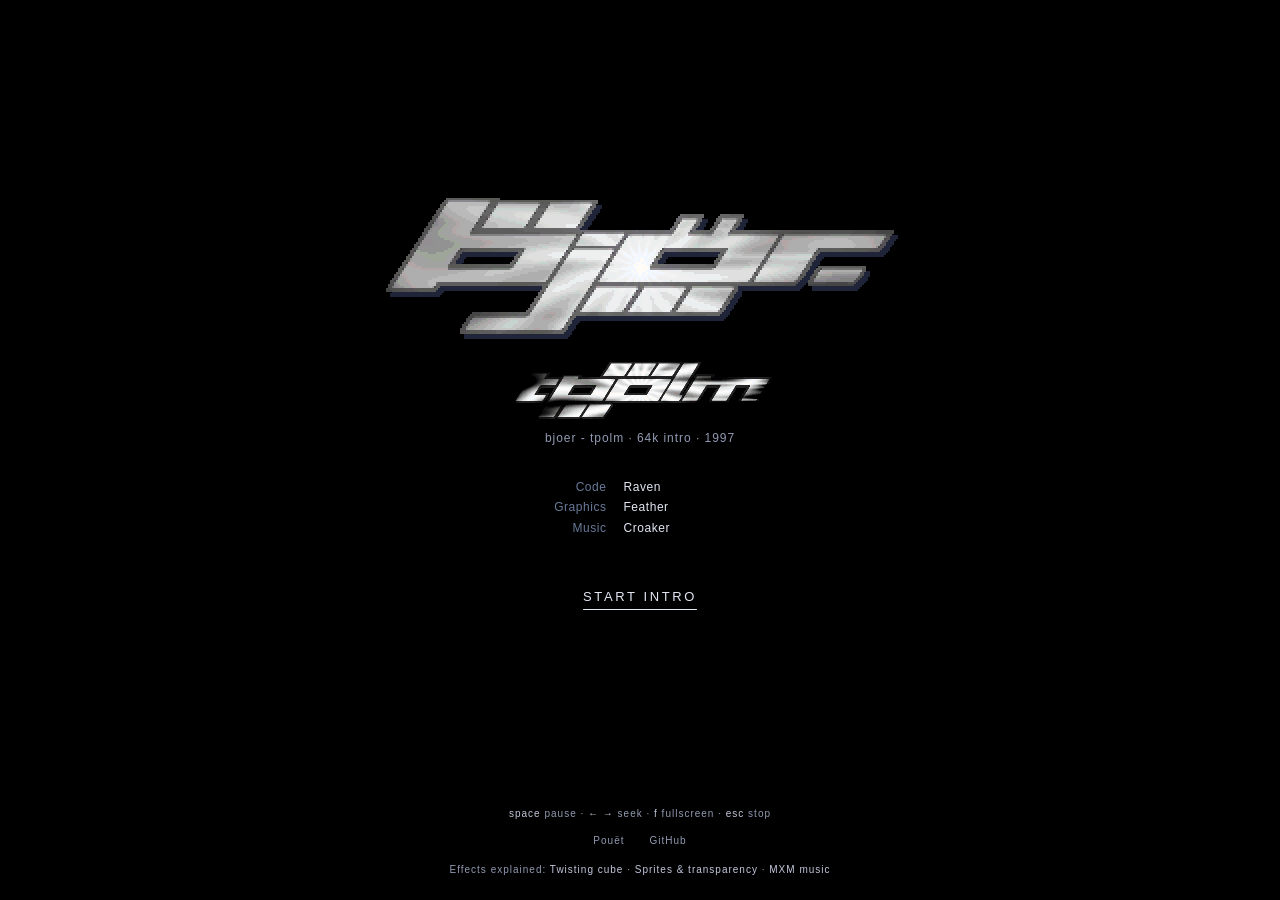
<file: index.html>
<!doctype html>
<html lang="en">
<head>
  <meta charset="utf-8">
  <meta name="viewport" content="width=device-width, initial-scale=1, viewport-fit=cover">
  <meta name="description" content="Bjoer by TPOLM. The 1997 64k intro, brought to your browser.">
  <title>Bjoer — TPOLM</title>
  <link rel="icon" href="data:,">
  <link rel="stylesheet" href="style.css?v=tracker-v10">
</head>
<body>
  <main id="shell">
    <canvas id="screen" width="320" height="240" aria-label="Bjoer intro"></canvas>
    <section id="gate" aria-label="Bjoer">
      <canvas id="background" width="320" height="200" aria-hidden="true"></canvas>
      <div class="shade" aria-hidden="true"></div>
      <div class="gate-content">
        <h1><img class="bitmap-text" src="data/bjor.png" alt="Bjor"></h1>
        <p class="group"><img class="bitmap-text" src="data/tpolm.png" alt="TPOLM"></p>
        <p class="meta">bjoer - tpolm · 64k intro · 1997</p>
        <dl class="credits">
          <div><dt>Code</dt><dd>Raven</dd></div>
          <div><dt>Graphics</dt><dd>Feather</dd></div>
          <div><dt>Music</dt><dd>Croaker</dd></div>
        </dl>
        <button id="start" class="start" type="button" disabled>Preparing<span class="dots" aria-hidden="true"></span></button>
      </div>
      <footer>
        <p><kbd>space</kbd> pause · <kbd>← →</kbd> seek · <kbd>f</kbd> fullscreen · <kbd>esc</kbd> stop</p>
		
 <nav aria-label="Production links">
          <a href="https://www.pouet.net/prod.php?which=12" target="_blank" rel="noopener noreferrer">Pouët</a>
          <a id="github" href="https://github.com/kdrapel/tpolm-bjoer">GitHub</a>
        </nav>
		

	   <p class="effect-links">Effects explained: <a href="effects-explained/cube-twirl-explainer.html">Twisting cube</a> · <a href="effects-explained/sprite-rendering-explainer.html">Sprites &amp; transparency</a> · <a href="effects-explained/mxm-explainer.html">MXM music</a></p>
      </footer>
    </section>
    <div id="hud" hidden>
      <button id="pause" type="button" aria-label="Pause intro">Pause</button>
      <button id="stop" type="button">Stop</button>
      <button id="backward" type="button" aria-label="Back 15 seconds">−15s</button><button id="forward" type="button" aria-label="Forward 15 seconds">+15s</button>
      <input list="seek-marks" id="timeline" type="range" min="0" max="169.9" step="0.1" value="0" aria-label="Seek intro">
      <datalist id="seek-marks"><option value="0"></option><option value="15"></option><option value="30"></option><option value="45"></option><option value="60"></option><option value="75"></option><option value="90"></option><option value="105"></option><option value="120"></option><option value="135"></option><option value="150"></option><option value="165"></option></datalist>
      <output id="time">0:00 / 2:50</output>
      <button id="fullscreen" type="button">Fullscreen</button>
      <label class="stats-switch"><input id="stats-toggle" type="checkbox" role="switch" aria-controls="stats">Stats for nerds</label>
      <label>Volume <input id="volume" type="range" min="0" max="1" step="0.01" value="0.7"></label>
    </div>
    <div id="loading" hidden role="status" aria-live="polite"><span>Loading…</span></div>
    <section id="nerd-panel" hidden aria-label="Stats and live module tracker">
      <output id="stats" hidden aria-label="Displayed frames per second">FPS: —</output>
      <div id="tracker-title">bjoer.mxm · 16 channels</div>
      <div class="tracker-scroll"><canvas id="tracker" width="608" height="208" aria-label="Scrolling music tracker, 16 channels"></canvas></div>
    </section>
    <p id="status" role="status" aria-live="polite"></p>
  </main>
  <script src="data/initial-state.js"></script>
  <script type="module" src="app/app.mjs?v=tracker-v10"></script>
</body>
</html>
</file>
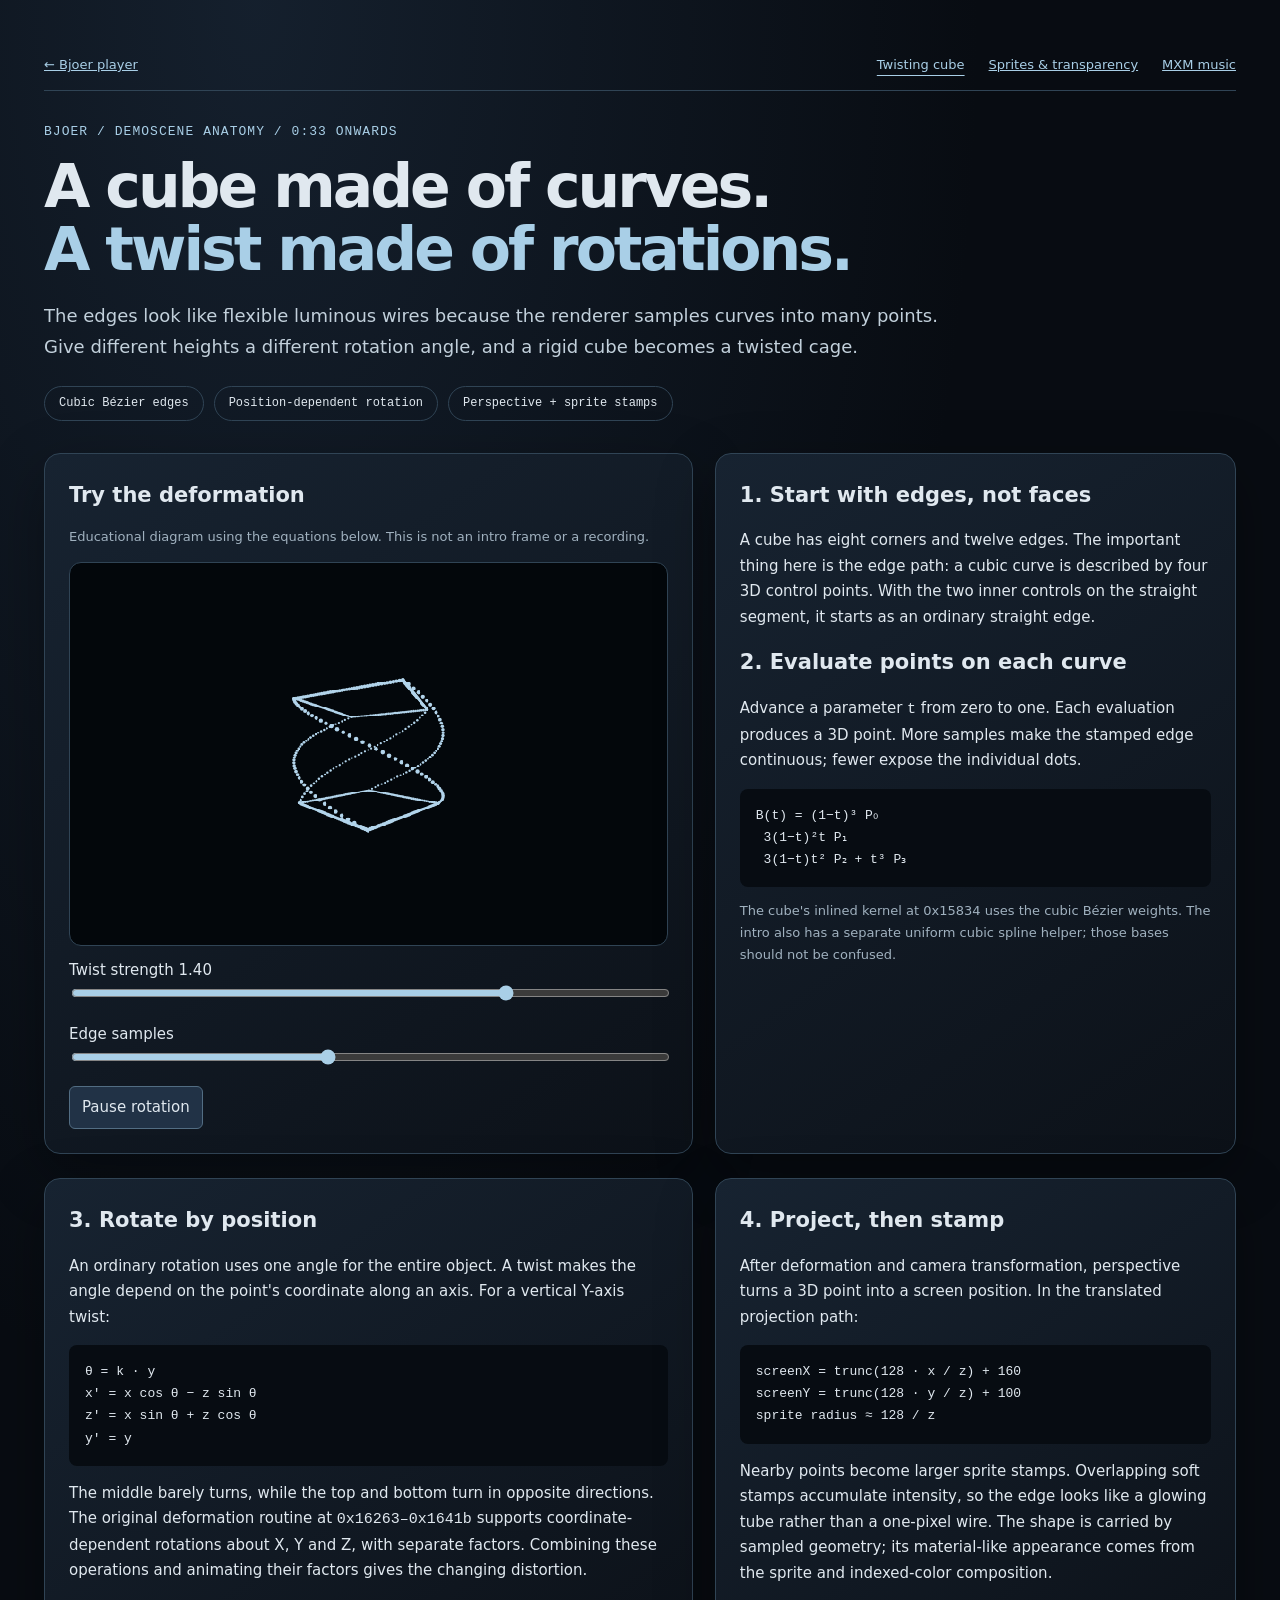
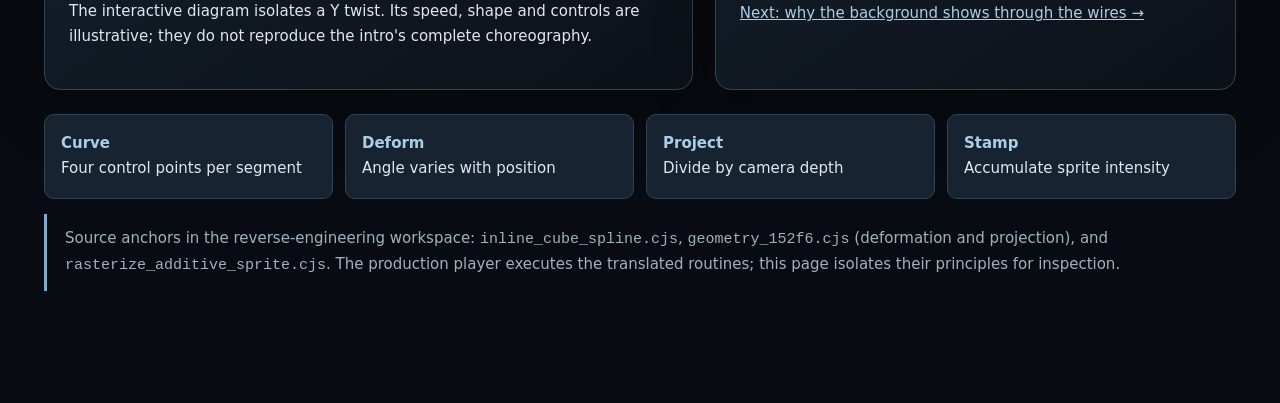
<file: effects-explained/cube-twirl-explainer.html>
<!doctype html><html lang="en"><head><meta charset="utf-8"><meta name="viewport" content="width=device-width,initial-scale=1"><title>Bjoer — Inside the twisting spline cube</title><link rel="stylesheet" href="bjoer-theme.css"></head><body><main>
<nav class="explanation-nav" aria-label="Effects explained"><a class="home" href="../index.html">← Bjoer player</a><a href="cube-twirl-explainer.html" aria-current="page">Twisting cube</a><a href="sprite-rendering-explainer.html">Sprites &amp; transparency</a><a href="mxm-explainer.html">MXM music</a></nav>
<div class="eyebrow">Bjoer / Demoscene anatomy / 0:33 onwards</div><h1>A cube made of curves.<br><span class="accent">A twist made of rotations.</span></h1><p class="lead">The edges look like flexible luminous wires because the renderer samples curves into many points. Give different heights a different rotation angle, and a rigid cube becomes a twisted cage.</p>
<div class="meta"><span class="tag">Cubic Bézier edges</span><span class="tag">Position-dependent rotation</span><span class="tag">Perspective + sprite stamps</span></div>
<div class="layout"><section class="card"><h2>Try the deformation</h2><p class="sub">Educational diagram using the equations below. This is not an intro frame or a recording.</p><div class="screen-container"><canvas id="demo" width="640" height="400" aria-label="Interactive cube twist diagram"></canvas></div><label>Twist strength <output id="amount"></output><input id="twist" type="range" min="-3" max="3" step="0.01" value="1.4"></label><label>Edge samples <input id="samples" type="range" min="4" max="100" value="45"></label><button id="pause" type="button">Pause rotation</button></section>
<section class="card"><h2>1. Start with edges, not faces</h2><p>A cube has eight corners and twelve edges. The important thing here is the edge path: a cubic curve is described by four 3D control points. With the two inner controls on the straight segment, it starts as an ordinary straight edge.</p><h2>2. Evaluate points on each curve</h2><p>Advance a parameter <code>t</code> from zero to one. Each evaluation produces a 3D point. More samples make the stamped edge continuous; fewer expose the individual dots.</p><pre>B(t) = (1−t)³ P₀
 3(1−t)²t P₁
 3(1−t)t² P₂ + t³ P₃</pre><p class="sub">The cube's inlined kernel at 0x15834 uses the cubic Bézier weights. The intro also has a separate uniform cubic spline helper; those bases should not be confused.</p></section></div>
<div class="layout"><section class="card"><h2>3. Rotate by position</h2><p>An ordinary rotation uses one angle for the entire object. A twist makes the angle depend on the point's coordinate along an axis. For a vertical Y-axis twist:</p><pre>θ = k · y
x′ = x cos θ − z sin θ
z′ = x sin θ + z cos θ
y′ = y</pre><p>The middle barely turns, while the top and bottom turn in opposite directions. The original deformation routine at <code>0x16263–0x1641b</code> supports coordinate-dependent rotations about X, Y and Z, with separate factors. Combining these operations and animating their factors gives the changing distortion.</p><p>The interactive diagram isolates a Y twist. Its speed, shape and controls are illustrative; they do not reproduce the intro's complete choreography.</p></section><section class="card"><h2>4. Project, then stamp</h2><p>After deformation and camera transformation, perspective turns a 3D point into a screen position. In the translated projection path:</p><pre>screenX = trunc(128 · x / z) + 160
screenY = trunc(128 · y / z) + 100
sprite radius ≈ 128 / z</pre><p>Nearby points become larger sprite stamps. Overlapping soft stamps accumulate intensity, so the edge looks like a glowing tube rather than a one-pixel wire. The shape is carried by sampled geometry; its material-like appearance comes from the sprite and indexed-color composition.</p><p><a href="sprite-rendering-explainer.html">Next: why the background shows through the wires →</a></p></section></div>
<div class="flow-grid"><div><b>Curve</b>Four control points per segment</div><div><b>Deform</b>Angle varies with position</div><div><b>Project</b>Divide by camera depth</div><div><b>Stamp</b>Accumulate sprite intensity</div></div><p class="review-note">Source anchors in the reverse-engineering workspace: <code>inline_cube_spline.cjs</code>, <code>geometry_152f6.cjs</code> (deformation and projection), and <code>rasterize_additive_sprite.cjs</code>. The production player executes the translated routines; this page isolates their principles for inspection.</p><script type="module" src="explain.mjs"></script></main></body></html>
</file>
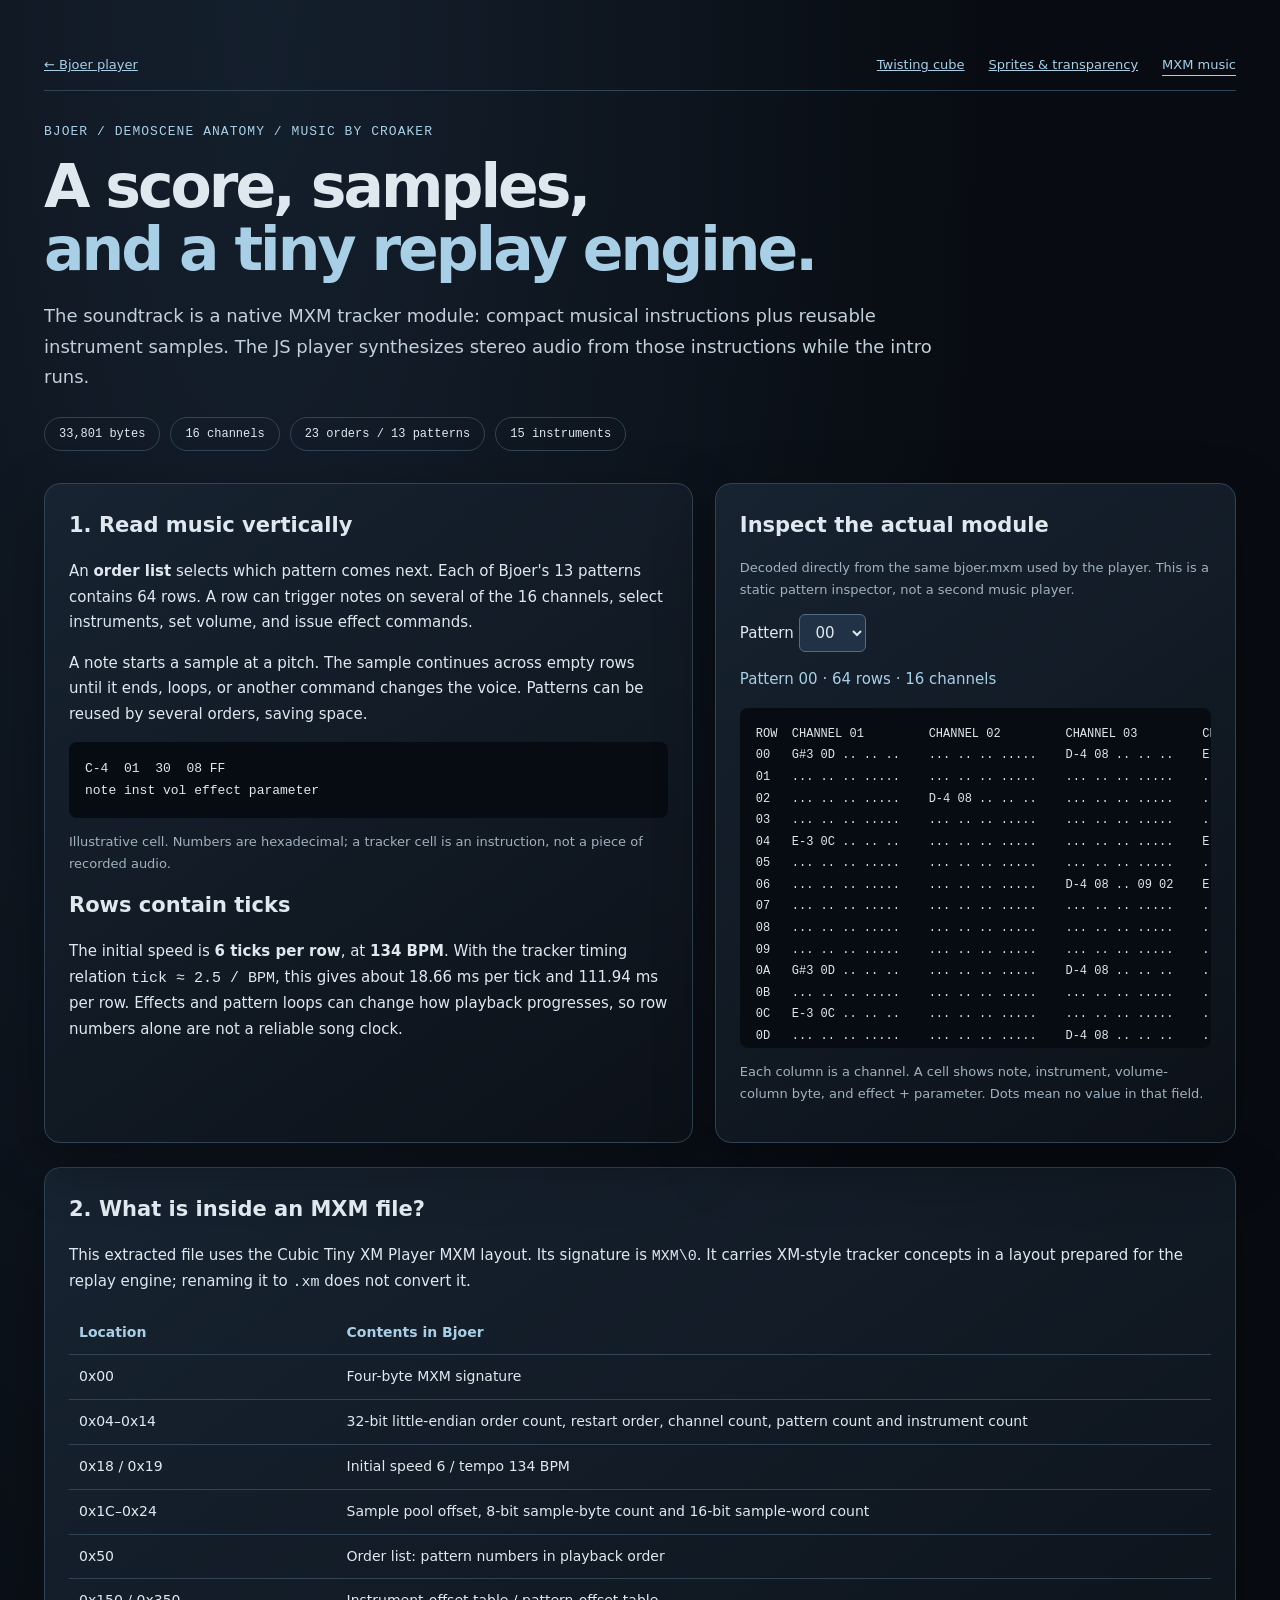
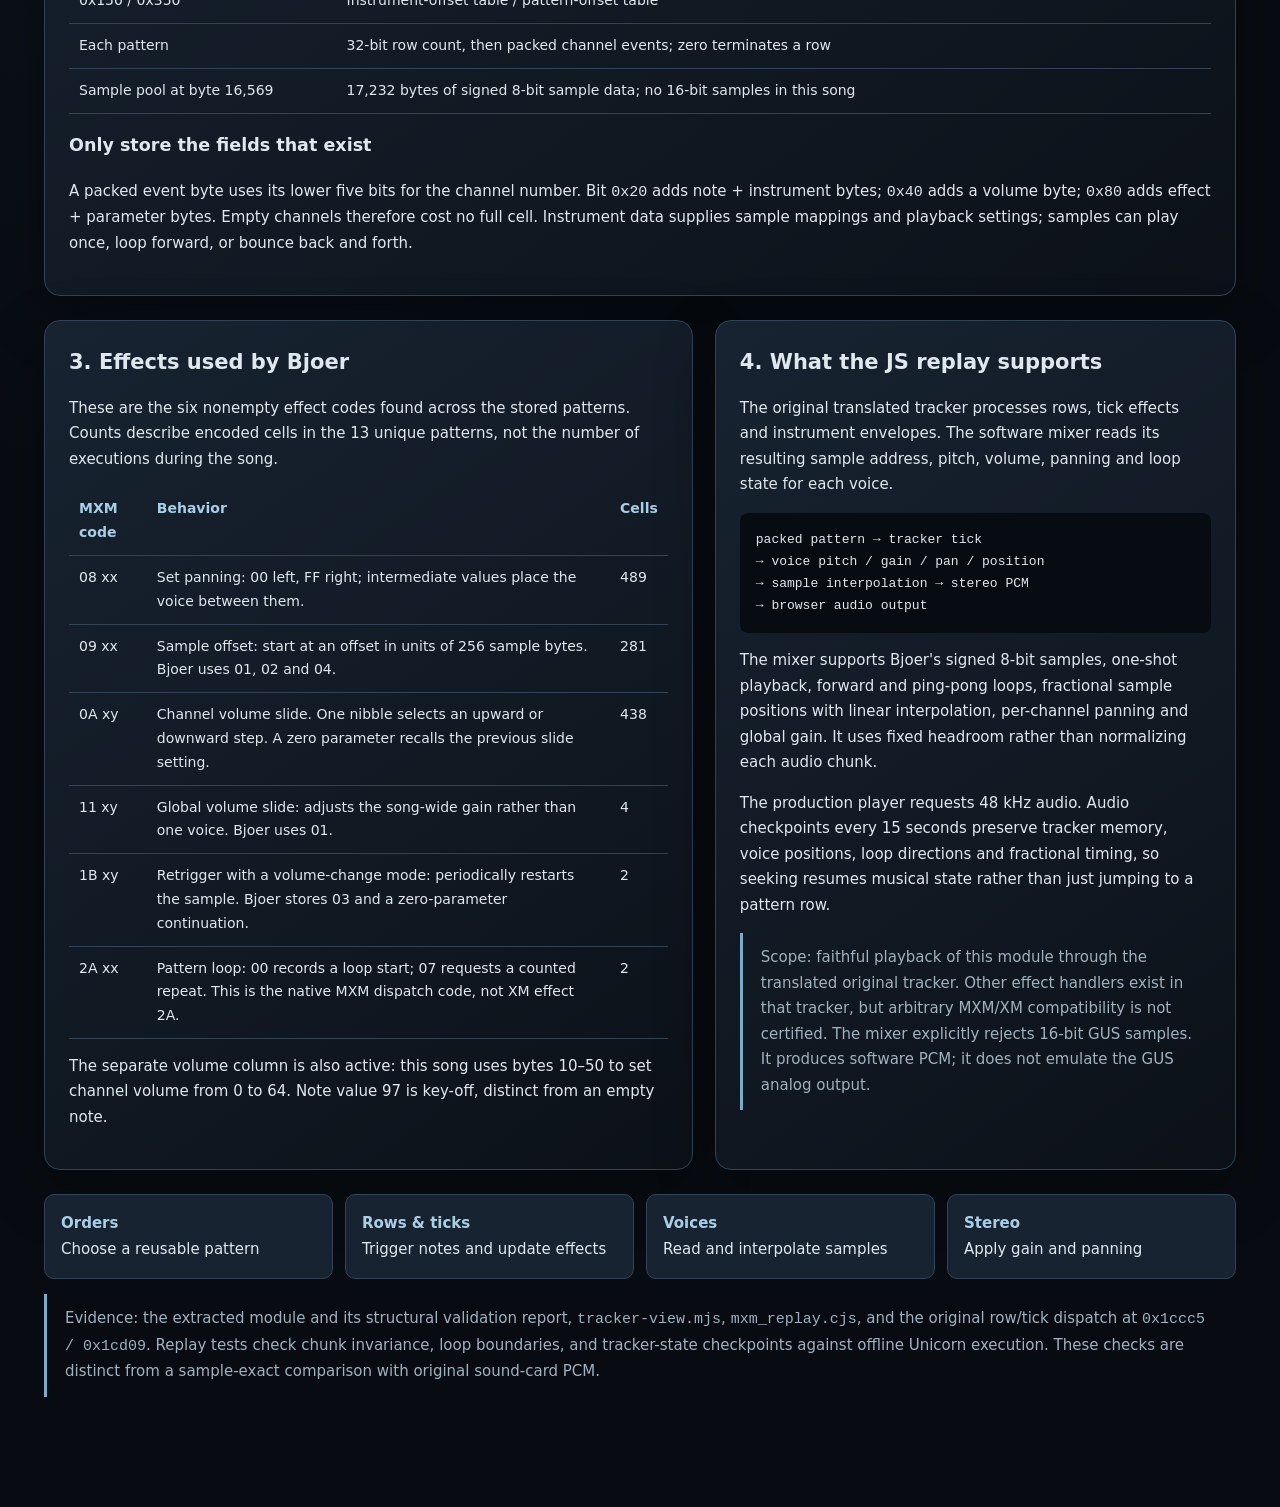
<file: effects-explained/mxm-explainer.html>
<!doctype html><html lang="en"><head><meta charset="utf-8"><meta name="viewport" content="width=device-width,initial-scale=1"><title>Bjoer — Inside the MXM music module</title><link rel="stylesheet" href="bjoer-theme.css"><style>.table-wrap{overflow:auto}table{border-collapse:collapse;width:100%;font-size:14px}th,td{text-align:left;padding:10px;border-bottom:1px solid var(--line);vertical-align:top}th{color:var(--cyan)}#pattern{max-height:340px;overflow:auto;white-space:pre;font-size:12px;line-height:1.8}#pattern-summary{color:var(--cyan)}</style></head><body><main>
<nav class="explanation-nav" aria-label="Effects explained"><a class="home" href="../index.html">← Bjoer player</a><a href="cube-twirl-explainer.html">Twisting cube</a><a href="sprite-rendering-explainer.html">Sprites &amp; transparency</a><a href="mxm-explainer.html" aria-current="page">MXM music</a></nav>
<div class="eyebrow">Bjoer / Demoscene anatomy / Music by Croaker</div><h1>A score, samples,<br><span class="accent">and a tiny replay engine.</span></h1><p class="lead">The soundtrack is a native MXM tracker module: compact musical instructions plus reusable instrument samples. The JS player synthesizes stereo audio from those instructions while the intro runs.</p><div class="meta"><span class="tag">33,801 bytes</span><span class="tag">16 channels</span><span class="tag">23 orders / 13 patterns</span><span class="tag">15 instruments</span></div>
<div class="layout"><section class="card"><h2>1. Read music vertically</h2><p>An <strong>order list</strong> selects which pattern comes next. Each of Bjoer's 13 patterns contains 64 rows. A row can trigger notes on several of the 16 channels, select instruments, set volume, and issue effect commands.</p><p>A note starts a sample at a pitch. The sample continues across empty rows until it ends, loops, or another command changes the voice. Patterns can be reused by several orders, saving space.</p><pre>C-4  01  30  08 FF
note inst vol effect parameter</pre><p class="sub">Illustrative cell. Numbers are hexadecimal; a tracker cell is an instruction, not a piece of recorded audio.</p><h2>Rows contain ticks</h2><p>The initial speed is <strong>6 ticks per row</strong>, at <strong>134 BPM</strong>. With the tracker timing relation <code>tick ≈ 2.5 / BPM</code>, this gives about 18.66 ms per tick and 111.94 ms per row. Effects and pattern loops can change how playback progresses, so row numbers alone are not a reliable song clock.</p></section>
<section class="card"><h2>Inspect the actual module</h2><p class="sub">Decoded directly from the same bjoer.mxm used by the player. This is a static pattern inspector, not a second music player.</p><label>Pattern <select id="pattern-select" disabled aria-label="Pattern number"></select></label><p id="pattern-summary" role="status">Loading module…</p><pre id="pattern" tabindex="0" aria-label="Pattern notes, instruments, volumes and effect commands"></pre><p class="sub">Each column is a channel. A cell shows note, instrument, volume-column byte, and effect + parameter. Dots mean no value in that field.</p></section></div>
<section class="card"><h2>2. What is inside an MXM file?</h2><p>This extracted file uses the Cubic Tiny XM Player MXM layout. Its signature is <code>MXM\0</code>. It carries XM-style tracker concepts in a layout prepared for the replay engine; renaming it to <code>.xm</code> does not convert it.</p><div class="table-wrap"><table><thead><tr><th>Location</th><th>Contents in Bjoer</th></tr></thead><tbody><tr><td>0x00</td><td>Four-byte MXM signature</td></tr><tr><td>0x04–0x14</td><td>32-bit little-endian order count, restart order, channel count, pattern count and instrument count</td></tr><tr><td>0x18 / 0x19</td><td>Initial speed 6 / tempo 134 BPM</td></tr><tr><td>0x1C–0x24</td><td>Sample pool offset, 8-bit sample-byte count and 16-bit sample-word count</td></tr><tr><td>0x50</td><td>Order list: pattern numbers in playback order</td></tr><tr><td>0x150 / 0x350</td><td>Instrument-offset table / pattern-offset table</td></tr><tr><td>Each pattern</td><td>32-bit row count, then packed channel events; zero terminates a row</td></tr><tr><td>Sample pool at byte 16,569</td><td>17,232 bytes of signed 8-bit sample data; no 16-bit samples in this song</td></tr></tbody></table></div><h3>Only store the fields that exist</h3><p>A packed event byte uses its lower five bits for the channel number. Bit <code>0x20</code> adds note + instrument bytes; <code>0x40</code> adds a volume byte; <code>0x80</code> adds effect + parameter bytes. Empty channels therefore cost no full cell. Instrument data supplies sample mappings and playback settings; samples can play once, loop forward, or bounce back and forth.</p></section>
<div class="layout"><section class="card"><h2>3. Effects used by Bjoer</h2><p>These are the six nonempty effect codes found across the stored patterns. Counts describe encoded cells in the 13 unique patterns, not the number of executions during the song.</p><div class="table-wrap"><table><thead><tr><th>MXM code</th><th>Behavior</th><th>Cells</th></tr></thead><tbody><tr><td>08 xx</td><td>Set panning: 00 left, FF right; intermediate values place the voice between them.</td><td>489</td></tr><tr><td>09 xx</td><td>Sample offset: start at an offset in units of 256 sample bytes. Bjoer uses 01, 02 and 04.</td><td>281</td></tr><tr><td>0A xy</td><td>Channel volume slide. One nibble selects an upward or downward step. A zero parameter recalls the previous slide setting.</td><td>438</td></tr><tr><td>11 xy</td><td>Global volume slide: adjusts the song-wide gain rather than one voice. Bjoer uses 01.</td><td>4</td></tr><tr><td>1B xy</td><td>Retrigger with a volume-change mode: periodically restarts the sample. Bjoer stores 03 and a zero-parameter continuation.</td><td>2</td></tr><tr><td>2A xx</td><td>Pattern loop: 00 records a loop start; 07 requests a counted repeat. This is the native MXM dispatch code, not XM effect 2A.</td><td>2</td></tr></tbody></table></div><p>The separate volume column is also active: this song uses bytes 10–50 to set channel volume from 0 to 64. Note value 97 is key-off, distinct from an empty note.</p></section>
<section class="card"><h2>4. What the JS replay supports</h2><p>The original translated tracker processes rows, tick effects and instrument envelopes. The software mixer reads its resulting sample address, pitch, volume, panning and loop state for each voice.</p><pre>packed pattern → tracker tick
→ voice pitch / gain / pan / position
→ sample interpolation → stereo PCM
→ browser audio output</pre><p>The mixer supports Bjoer's signed 8-bit samples, one-shot playback, forward and ping-pong loops, fractional sample positions with linear interpolation, per-channel panning and global gain. It uses fixed headroom rather than normalizing each audio chunk.</p><p>The production player requests 48 kHz audio. Audio checkpoints every 15 seconds preserve tracker memory, voice positions, loop directions and fractional timing, so seeking resumes musical state rather than just jumping to a pattern row.</p><p class="review-note">Scope: faithful playback of this module through the translated original tracker. Other effect handlers exist in that tracker, but arbitrary MXM/XM compatibility is not certified. The mixer explicitly rejects 16-bit GUS samples. It produces software PCM; it does not emulate the GUS analog output.</p></section></div>
<div class="flow-grid"><div><b>Orders</b>Choose a reusable pattern</div><div><b>Rows &amp; ticks</b>Trigger notes and update effects</div><div><b>Voices</b>Read and interpolate samples</div><div><b>Stereo</b>Apply gain and panning</div></div><p class="review-note">Evidence: the extracted module and its structural validation report, <code>tracker-view.mjs</code>, <code>mxm_replay.cjs</code>, and the original row/tick dispatch at <code>0x1ccc5 / 0x1cd09</code>. Replay tests check chunk invariance, loop boundaries, and tracker-state checkpoints against offline Unicorn execution. These checks are distinct from a sample-exact comparison with original sound-card PCM.</p>
<script type="module" src="mxm-inspector.mjs"></script></main></body></html>
</file>
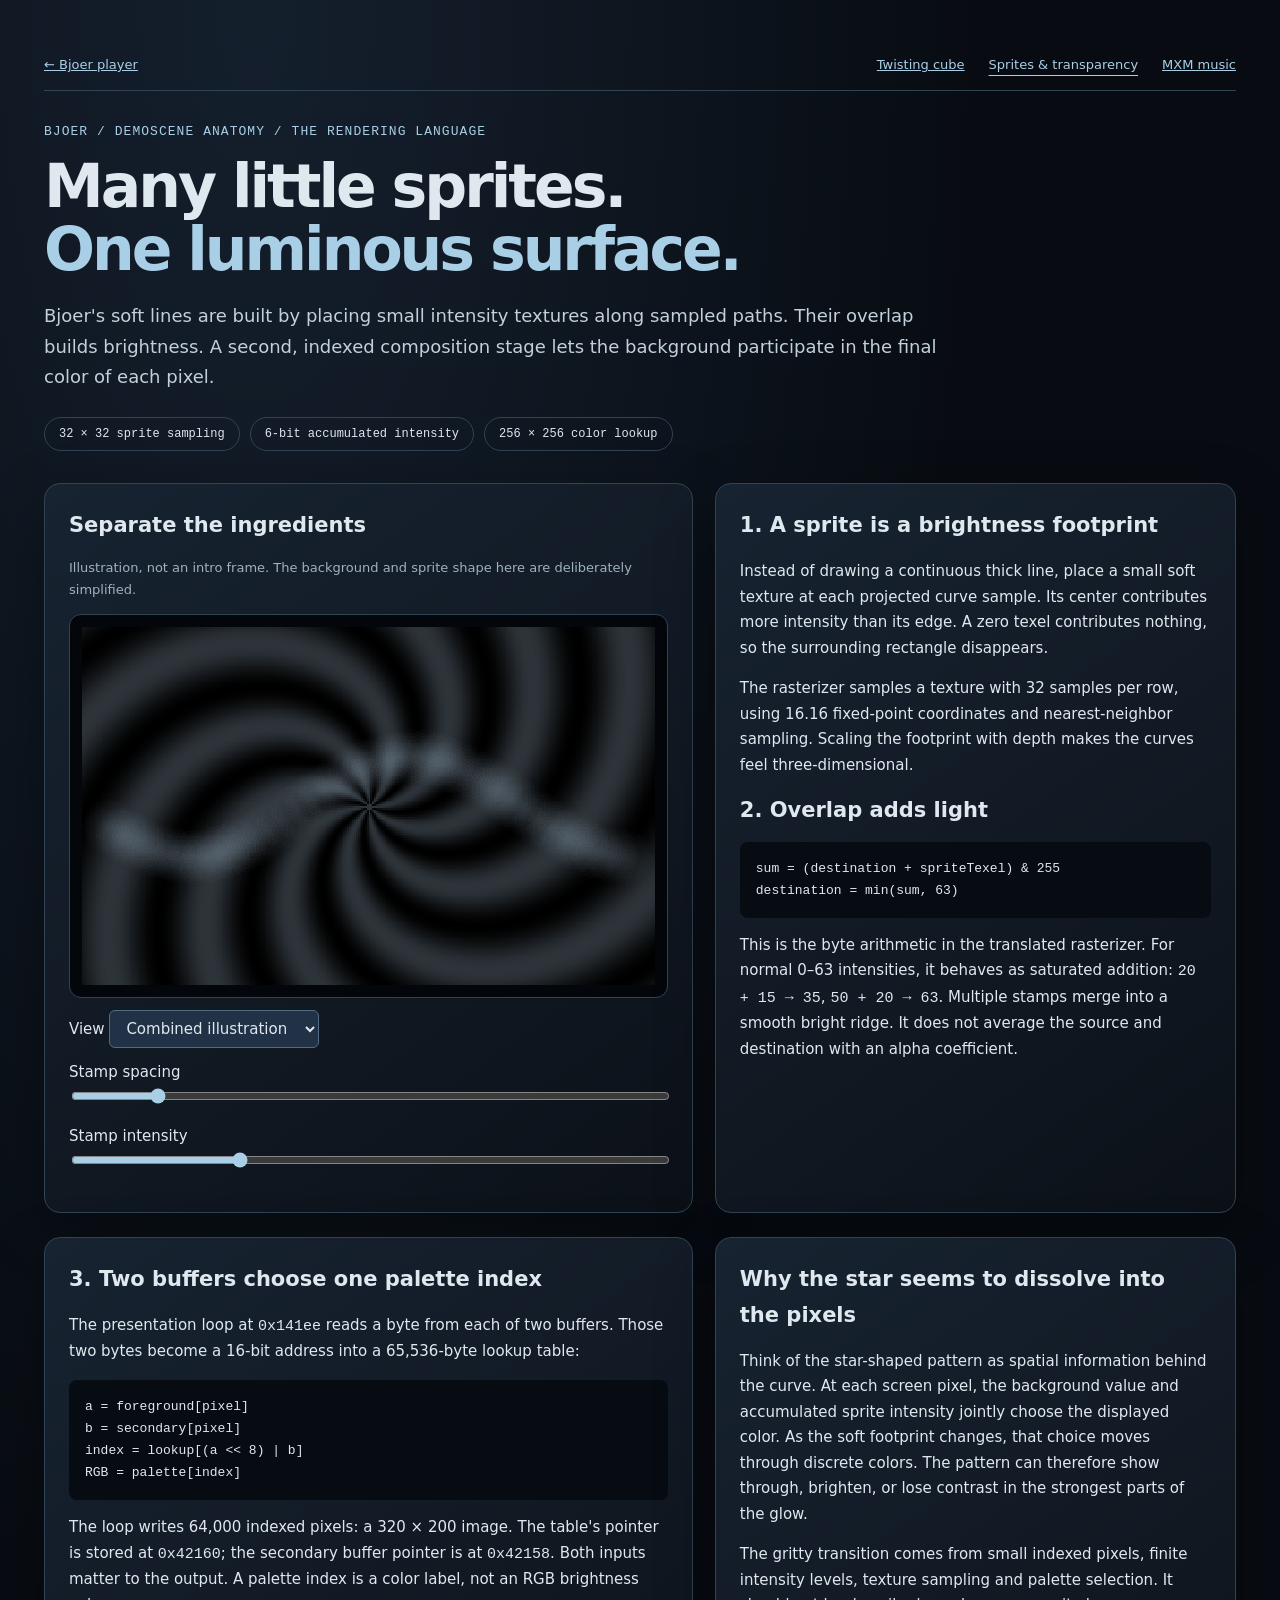
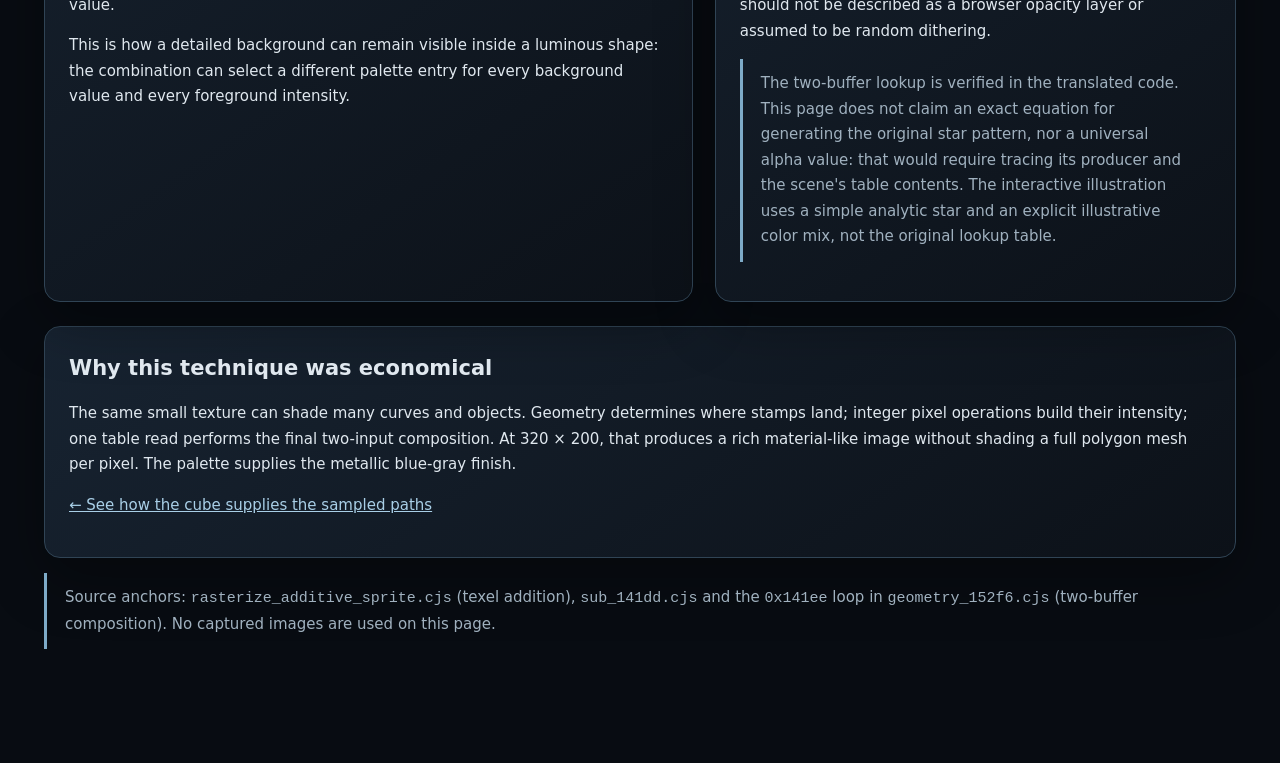
<file: effects-explained/sprite-rendering-explainer.html>
<!doctype html><html lang="en"><head><meta charset="utf-8"><meta name="viewport" content="width=device-width,initial-scale=1"><title>Bjoer — Sprites, glow and indexed transparency</title><link rel="stylesheet" href="bjoer-theme.css"></head><body><main>
<nav class="explanation-nav" aria-label="Effects explained"><a class="home" href="../index.html">← Bjoer player</a><a href="cube-twirl-explainer.html">Twisting cube</a><a href="sprite-rendering-explainer.html" aria-current="page">Sprites &amp; transparency</a><a href="mxm-explainer.html">MXM music</a></nav>
<div class="eyebrow">Bjoer / Demoscene anatomy / The rendering language</div><h1>Many little sprites.<br><span class="accent">One luminous surface.</span></h1><p class="lead">Bjoer's soft lines are built by placing small intensity textures along sampled paths. Their overlap builds brightness. A second, indexed composition stage lets the background participate in the final color of each pixel.</p><div class="meta"><span class="tag">32 × 32 sprite sampling</span><span class="tag">6-bit accumulated intensity</span><span class="tag">256 × 256 color lookup</span></div>
<div class="layout"><section class="card"><h2>Separate the ingredients</h2><p class="sub">Illustration, not an intro frame. The background and sprite shape here are deliberately simplified.</p><div class="screen-container"><canvas id="demo" width="640" height="400" aria-label="Illustration of additive stamps over a patterned background"></canvas></div><label>View <select id="mode"><option value="combined">Combined illustration</option><option value="stamps">Sprite intensity buffer</option><option value="background">Background alone</option></select></label><label>Stamp spacing <input id="spacing" type="range" min="3" max="40" value="8"></label><label>Stamp intensity <input id="strength" type="range" min="1" max="30" value="9"></label></section>
<section class="card"><h2>1. A sprite is a brightness footprint</h2><p>Instead of drawing a continuous thick line, place a small soft texture at each projected curve sample. Its center contributes more intensity than its edge. A zero texel contributes nothing, so the surrounding rectangle disappears.</p><p>The rasterizer samples a texture with 32 samples per row, using 16.16 fixed-point coordinates and nearest-neighbor sampling. Scaling the footprint with depth makes the curves feel three-dimensional.</p><h2>2. Overlap adds light</h2><pre>sum = (destination + spriteTexel) &amp; 255
destination = min(sum, 63)</pre><p>This is the byte arithmetic in the translated rasterizer. For normal 0–63 intensities, it behaves as saturated addition: <code>20 + 15 → 35</code>, <code>50 + 20 → 63</code>. Multiple stamps merge into a smooth bright ridge. It does not average the source and destination with an alpha coefficient.</p></section></div>
<div class="layout"><section class="card"><h2>3. Two buffers choose one palette index</h2><p>The presentation loop at <code>0x141ee</code> reads a byte from each of two buffers. Those two bytes become a 16-bit address into a 65,536-byte lookup table:</p><pre>a = foreground[pixel]
b = secondary[pixel]
index = lookup[(a &lt;&lt; 8) | b]
RGB = palette[index]</pre><p>The loop writes 64,000 indexed pixels: a 320 × 200 image. The table's pointer is stored at <code>0x42160</code>; the secondary buffer pointer is at <code>0x42158</code>. Both inputs matter to the output. A palette index is a color label, not an RGB brightness value.</p><p>This is how a detailed background can remain visible inside a luminous shape: the combination can select a different palette entry for every background value and every foreground intensity.</p></section><section class="card"><h2>Why the star seems to dissolve into the pixels</h2><p>Think of the star-shaped pattern as spatial information behind the curve. At each screen pixel, the background value and accumulated sprite intensity jointly choose the displayed color. As the soft footprint changes, that choice moves through discrete colors. The pattern can therefore show through, brighten, or lose contrast in the strongest parts of the glow.</p><p>The gritty transition comes from small indexed pixels, finite intensity levels, texture sampling and palette selection. It should not be described as a browser opacity layer or assumed to be random dithering.</p><p class="review-note">The two-buffer lookup is verified in the translated code. This page does not claim an exact equation for generating the original star pattern, nor a universal alpha value: that would require tracing its producer and the scene's table contents. The interactive illustration uses a simple analytic star and an explicit illustrative color mix, not the original lookup table.</p></section></div>
<section class="card"><h2>Why this technique was economical</h2><p>The same small texture can shade many curves and objects. Geometry determines where stamps land; integer pixel operations build their intensity; one table read performs the final two-input composition. At 320 × 200, that produces a rich material-like image without shading a full polygon mesh per pixel. The palette supplies the metallic blue-gray finish.</p><p><a href="cube-twirl-explainer.html">← See how the cube supplies the sampled paths</a></p></section><p class="review-note">Source anchors: <code>rasterize_additive_sprite.cjs</code> (texel addition), <code>sub_141dd.cjs</code> and the <code>0x141ee</code> loop in <code>geometry_152f6.cjs</code> (two-buffer composition). No captured images are used on this page.</p><script type="module" src="explain.mjs"></script></main></body></html>
</file>
<file: style.css>
:root { color-scheme: dark; background: #000000; color: #e3e7f3; font: 13px/1.7 Arial, Helvetica, sans-serif; }
* { box-sizing: border-box; }
html, body { width: 100%; height: 100%; margin: 0; overflow: hidden; }
button, input { font: inherit; }
button, a, input { -webkit-tap-highlight-color: transparent; }
button, a { touch-action: manipulation; }
button:focus-visible, a:focus-visible, input:focus-visible { outline: 1px solid #919ab2; outline-offset: 7px; }
#shell { position: fixed; inset: 0; background: #000; }
#screen { position: absolute; inset: 0; display: block; width: 100%; height: 100%; object-fit: contain; image-rendering: pixelated; background: #000; }
#gate { position: absolute; inset: 0; z-index: 2; overflow-y: auto; text-align: center; background: #000000; transition: opacity .35s ease, visibility .35s; }
#gate.hidden { opacity: 0; visibility: hidden; pointer-events: none; }
#background { position: fixed; inset: 0; width: 100%; height: 100%; object-fit: cover; image-rendering: pixelated; opacity: 1; }
.shade { position: fixed; inset: 0; background: radial-gradient(ellipse at 50% 42%, #00000055 0%, #00000080 48%, #000000e8 100%), linear-gradient(0deg, #000b, transparent 60%); }
.gate-content { position: relative; min-height: calc(100svh - 100px); display: flex; flex-direction: column; justify-content: center; align-items: center; padding: 40px 20px 24px; }
h1 { margin: 0; font: 80px/.82 Arial, Helvetica, sans-serif; font-weight: normal; color: #fff; text-shadow: 4px 5px 0 #202438; }
h1 span { display: block; }
h1 span + span { margin-top: 9px; }
.bitmap-text { display: block; height: auto; image-rendering: pixelated; image-rendering: crisp-edges; }
h1 .bitmap-text { filter: drop-shadow(4px 5px 0 #202438); }
.group .bitmap-text { filter: drop-shadow(2px 2px 0 #000); }
.group { margin: 27px 0 0; color: #fff; font: 32px/1 Arial, Helvetica, sans-serif; text-shadow: 2px 2px 0 #000; }
.meta { margin: 8px 0 0; color: #919ab2; font-size: 12px; letter-spacing: .08em; }
.credits { margin: 29px 0 0; font-size: 12px; color: #c3c7db; letter-spacing: .045em; }
.credits div { display: grid; grid-template-columns: 105px 155px; gap: 17px; }
.credits dt { color: #697a9a; text-align: right; }
.credits dd { margin: 0; text-align: left; color: #e3e7f3; }
.start { position: relative; margin-top: 38px; padding: 10px 16px; border: 0; background: none; color: #e3e7f3; letter-spacing: .2em; text-transform: uppercase; cursor: pointer; text-decoration: underline; text-underline-offset: 8px; text-decoration-thickness: 1px; }
.start:hover { color: #f3f7ff; }
.start:disabled { color: #697a9a; cursor: progress; text-decoration: none; }
.dots { display: inline-block; width: 19px; text-align: left; }
.dots::after { content: '...'; animation: dots 1.1s steps(4,end) infinite; display: inline-block; overflow: hidden; vertical-align: bottom; }
@keyframes dots { from { width: 0; } to { width: 19px; } }
footer { position: relative; padding: 5px 20px max(20px, env(safe-area-inset-bottom)); color: #919ab2; font-size: 10px; letter-spacing: .1em; }
footer p { margin: 0 0 10px; }
footer .effect-links { margin: 12px 0 0; color: #919ab2; }
footer .effect-links a { color: #c3c7db; }
kbd { color: #c3c7db; font: inherit; }
nav { display: flex; justify-content: center; gap: 25px; }
a { color: #919ab2; text-decoration: none; }
a:hover { color: #f3f7ff; }
#status { position: absolute; z-index: 4; top: max(15px, env(safe-area-inset-top)); left: 20px; right: 20px; margin: 0; color: #e3e7f3; text-align: center; font-size: 12px; text-shadow: 0 1px 5px #000; pointer-events: none; }
#status:empty { display: none; }
#stats { position: absolute; z-index: 4; top: 14px; right: 18px; padding: 5px 9px; color: #e3e7f3; background: #000b; font: 12px/1.5 monospace; font-variant-numeric: tabular-nums; pointer-events: none; }
#hud { position: absolute; z-index: 3; bottom: max(15px, env(safe-area-inset-bottom)); left: 50%; transform: translateX(-50%); display: flex; align-items: center; gap: 12px; width: min(800px, calc(100% - 28px)); padding: 12px 15px; border: 1px solid #919ab230; border-radius: 5px; background: #202438d9; opacity: 0; transition: opacity .2s; }
#hud[hidden], [hidden] { display: none !important; }
#shell:hover #hud, #hud:focus-within, #hud.visible { opacity: 1; }
#shell:fullscreen #hud { display: none !important; }
#hud button { border: 0; background: none; padding: 5px; color: #e3e7f3; cursor: pointer; white-space: nowrap; font-size: 12px; }
#timeline { min-width: 25px; flex: 1; accent-color: #919ab2; cursor: pointer; }
#time { color: #919ab2; font-size: 11px; font-variant-numeric: tabular-nums; white-space: nowrap; }
@media(max-width:600px) { h1 { font-size: 48px; } .group { font-size: 24px; } .gate-content { padding-top: 35px; } #hud { gap: 8px; padding: 8px; } #fullscreen { display:none; } }
@media(max-width:370px) { h1 { font-size: 40px; } .meta { font-size: 10px; } }
@media(max-height:560px) { h1 { font-size: 48px; } .group { margin-top: 18px; font-size: 24px; } .credits { margin-top: 15px; } .start { margin-top: 16px; } .gate-content { min-height: calc(100svh - 74px); padding: 18px; } footer { padding-bottom: 10px; } }
@media(prefers-reduced-motion:reduce) { *, *::after { animation: none !important; transition: none !important; } }

/* Original Bjoer bitmap logos occupy Nation0 title and group slots. */
h1 .bitmap-text{width:min(508px,80vw)}
.group .bitmap-text{width:min(264px,52vw)}
#volume{width:65px;accent-color:#919ab2}
#hud label{display:flex;align-items:center;gap:6px;font-size:11px;color:#919ab2}
@media(max-height:560px){h1 .bitmap-text{width:min(300px,65vw)}.group .bitmap-text{width:min(180px,40vw)}}

.stats-switch{white-space:nowrap;cursor:pointer}.stats-switch input{appearance:none;width:28px;height:16px;border-radius:9px;background:#454b59;position:relative;cursor:pointer}.stats-switch input::after{content:"";position:absolute;width:12px;height:12px;top:2px;left:2px;background:#dce2ed;border-radius:50%;transition:transform .15s}.stats-switch input:checked{background:#607b9c}.stats-switch input:checked::after{transform:translateX(12px)}
#loading{position:absolute;inset:0;z-index:5;display:grid;place-items:center;background:#0009;color:#e3e7f3;font:16px/1.5 Arial,sans-serif;pointer-events:none}
#loading span{padding:16px 26px;border:1px solid #919ab250;border-radius:5px;background:#202438e8}
#nerd-panel{position:absolute;z-index:4;top:14px;right:18px;width:min(608px,calc(100% - 36px));padding:8px;background:#10151deF;border:1px solid #60758b66;border-radius:4px;pointer-events:none}
#nerd-panel #stats{position:static;display:block;padding:0 0 5px;background:none}
#tracker-title{font:10px/1.5 monospace;color:#9bb0c5;white-space:nowrap;overflow:hidden;margin-bottom:4px}
#tracker{display:block;width:100%;height:auto;max-height:208px}
.tracker-scroll{overflow-x:auto;pointer-events:auto}#tracker{min-width:540px}
</file>
<file: effects-explained/bjoer-theme.css>
:root{color-scheme:dark;--bg:#080c12;--panel:#101923;--line:#304455;--ink:#e0e8ef;--muted:#a0b1bf;--cyan:#a9cfe7}*{box-sizing:border-box}body{margin:0;background:radial-gradient(ellipse at 20% 0%,#21334880,transparent 50%),var(--bg);color:var(--ink);font:15px/1.7 system-ui,sans-serif}main{max-width:1240px;margin:auto;padding:40px 24px 100px}a{color:var(--cyan)}a:hover{color:white}.explanation-nav{display:flex;gap:24px;flex-wrap:wrap;border-bottom:1px solid var(--line);padding:14px 0;margin-bottom:30px;font-size:13px}.home{margin-right:auto}[aria-current=page]{text-decoration:underline;text-underline-offset:6px}.eyebrow,.tag,code,pre{font-family:ui-monospace,Consolas,monospace}.eyebrow{text-transform:uppercase;letter-spacing:.08em;color:var(--cyan);font-size:13px}h1{font-size:clamp(34px,5.2vw,60px);line-height:1.05;letter-spacing:-.05em;margin:12px 0 20px}h1 .accent{color:var(--cyan)}.lead{max-width:900px;font-size:18px;color:#c2d0db}.meta{display:flex;gap:10px;flex-wrap:wrap;margin:24px 0 32px}.tag{border:1px solid var(--line);border-radius:99px;padding:6px 14px;font-size:12px}.layout{display:grid;grid-template-columns:1.22fr .98fr;gap:22px;margin:24px 0}.card{min-width:0;background:linear-gradient(145deg,#172331,#0c1118);border:1px solid var(--line);border-radius:16px;padding:24px;box-shadow:0 20px 60px #0005}.card h2{font-size:21px;margin:0 0 12px}.sub,figcaption{color:var(--muted);font-size:13px}.screen-container{background:#03070b;padding:12px;border:1px solid var(--line);border-radius:12px}canvas{display:block;width:100%;height:auto;image-rendering:pixelated}label{display:block;margin:12px 0}input[type=range]{width:100%;accent-color:#a9cfe7}button,select{background:#213246;color:var(--ink);border:1px solid #526d83;border-radius:6px;padding:8px 12px;font:inherit}button{cursor:pointer}pre{overflow:auto;background:#070c12;padding:16px;border-radius:8px;font-size:13px}.review-note{border-left:3px solid #7eabc8;padding:12px 18px;color:var(--muted)}.flow-grid{display:grid;grid-template-columns:repeat(4,1fr);gap:12px}.flow-grid div{padding:16px;background:#172331;border:1px solid var(--line);border-radius:10px}.flow-grid b{display:block;color:var(--cyan)}a:focus-visible,button:focus-visible,input:focus-visible,select:focus-visible{outline:2px solid white;outline-offset:4px}@media(max-width:800px){.layout{grid-template-columns:1fr}.flow-grid{grid-template-columns:1fr 1fr}main{padding:20px 14px 60px}}@media(prefers-reduced-motion:reduce){*{scroll-behavior:auto}}
</file>
